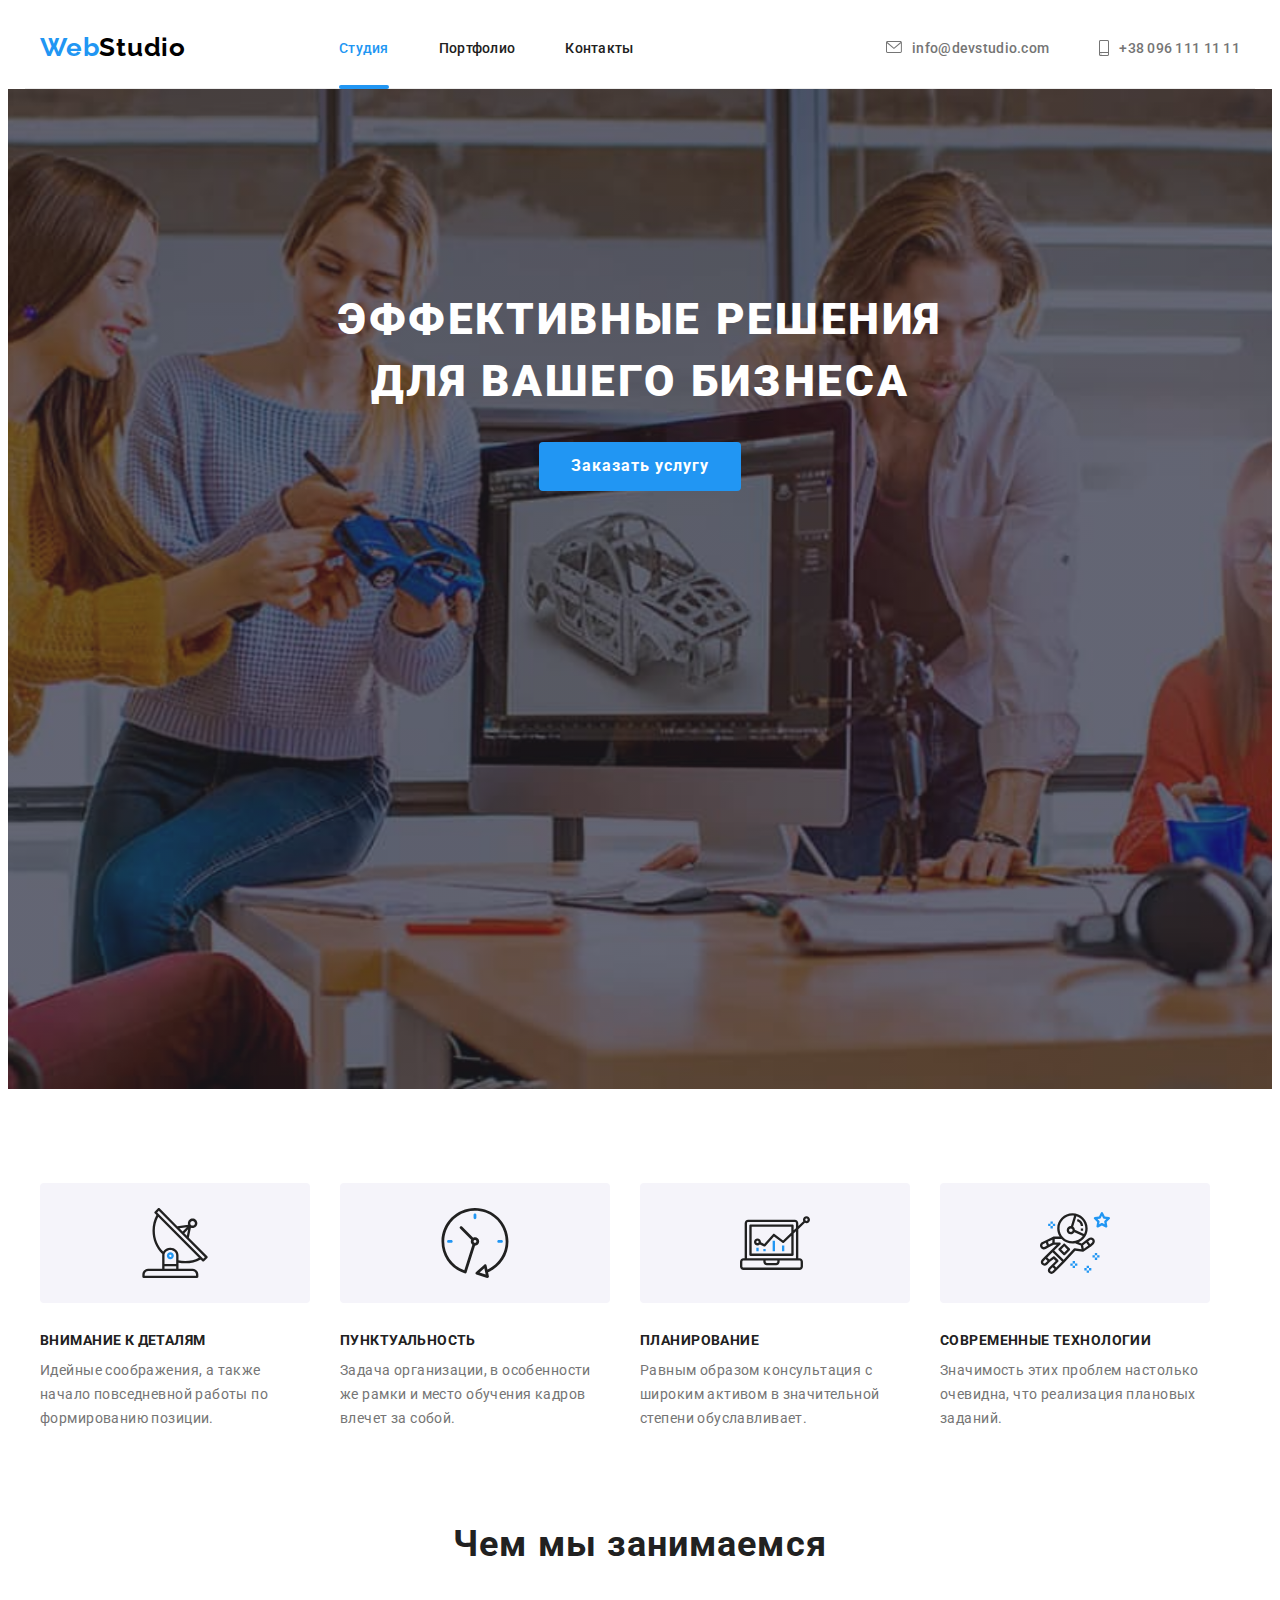
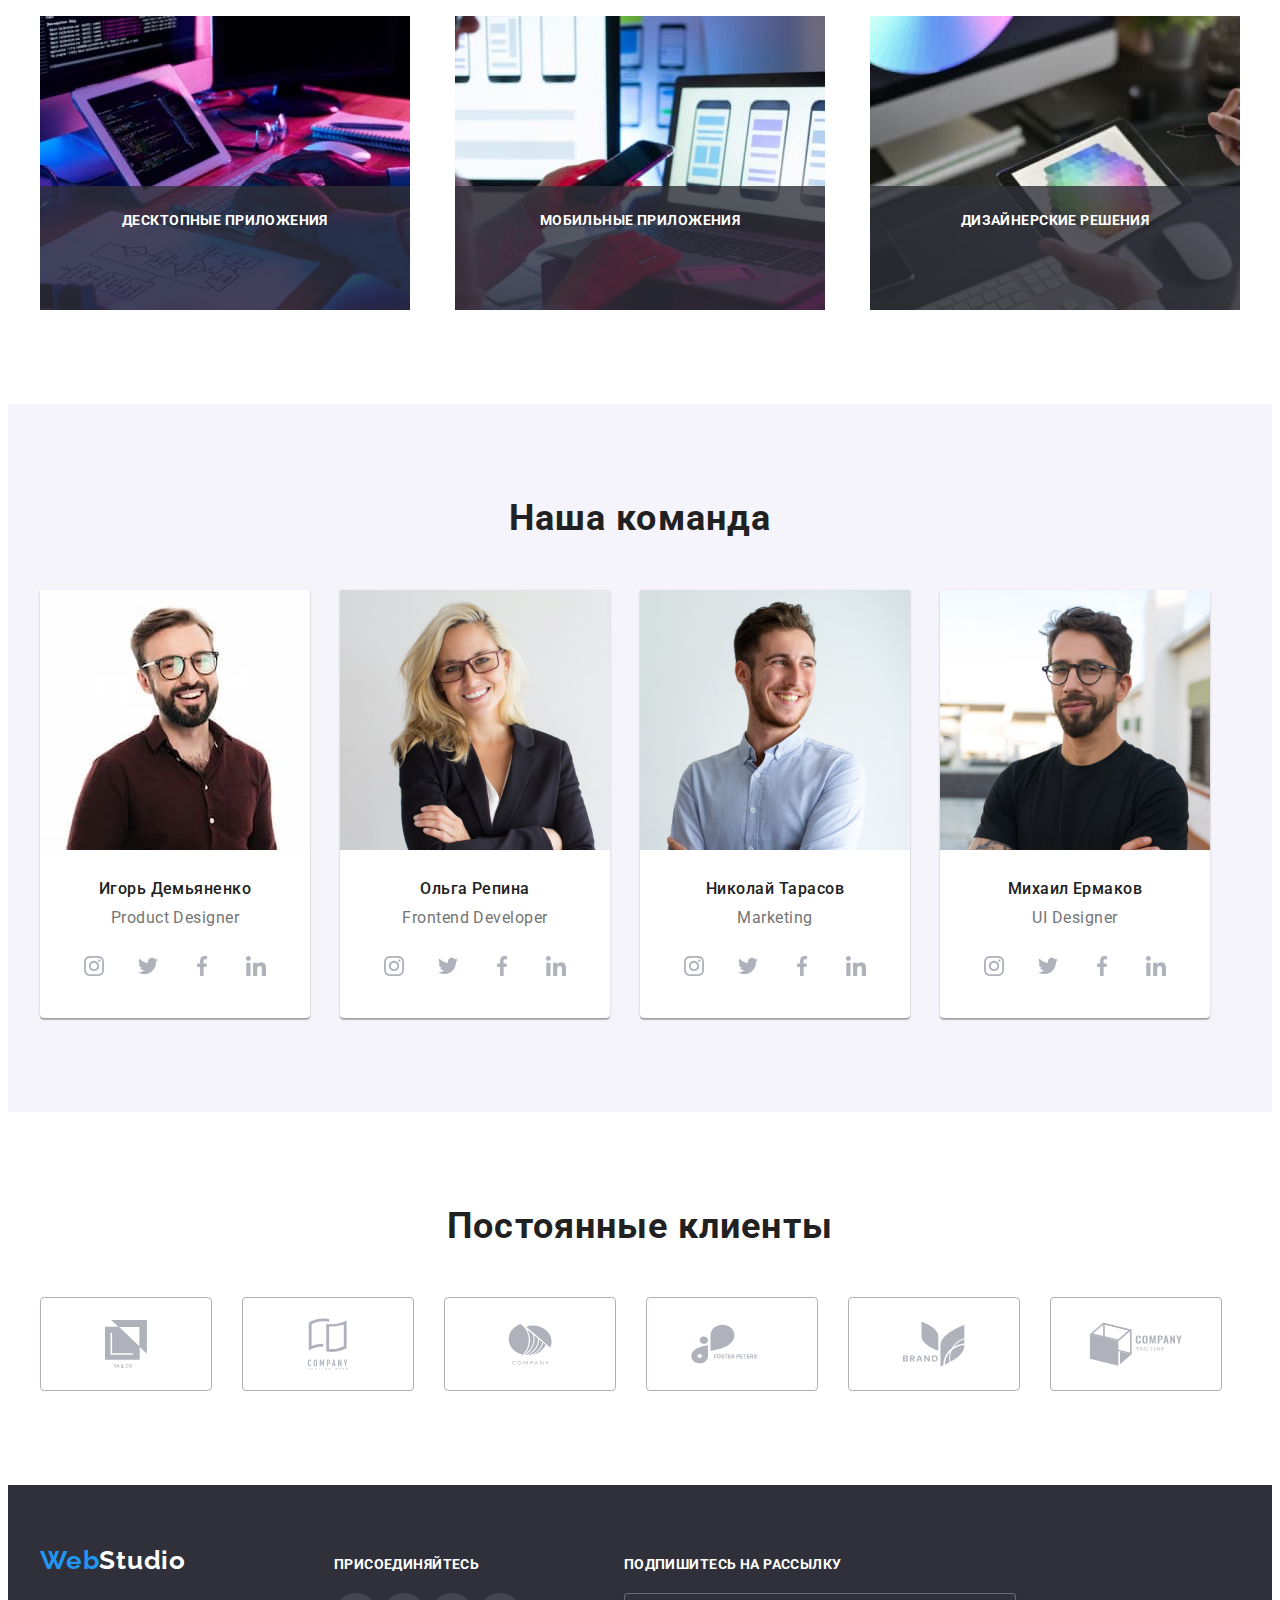
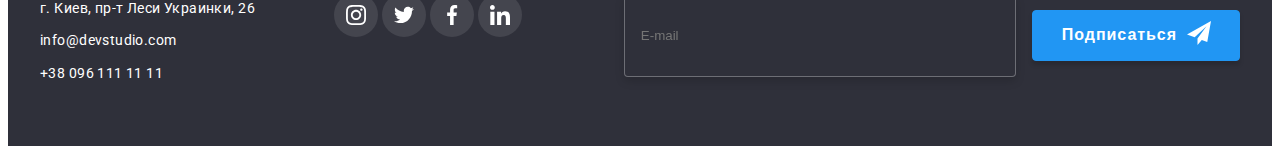
<file: index.html>
<!DOCTYPE html>
<html lang="ru">
<head>
    <meta charset="UTF-8">
    <meta http-equiv="X-UA-Compatible" content="IE=edge">
    <meta name="viewport" content="width=device-width, initial-scale=1.0">
    <title>Document</title>
    <link rel="preconnect" href="https://fonts.gstatic.com">
    <link href="https://fonts.googleapis.com/css2?family=Raleway:wght@700&family=Roboto:wght@400;500;700;900&display=swap" rel="stylesheet">
    <link rel="stylesheet" href="https://cdnjs.cloudflare.com/ajax/libs/modern-normalize/1.0.0/modern-normalize.min.css" integrity="sha512-ISS7cAi1PEhQ8jnbJpJZMd29NlhNj4AWYyLOSp2CE/CsHxTCu+r+t0D2yoJudVrd0/8fTVPUVDzY5Tvli75u/g==" crossorigin="anonymous" />
    <link rel="stylesheet" href="./css/main.min.css"/>
       </head>
<body class="page">
<header class="header">
    <div class="container header-container">
<!--Главная навигационная панель страницы-->
<nav class="site-nav">
    <a href="./index.html" class="logo" lang="en"> Web<span class="logo__second-part_black">Studio</span></a>
    <ul class="list site-nav__list">
        <li class="site-nav__item"> 
            <a href="./index.html" class="site-nav__link link"><div class="current">Студия</div></a>
        </li>
        <li class="site-nav__item">
            <a href="./portfolio.html" class="site-nav__link link"> Портфолио</a>
        </li>
        <li class="site-nav__item">
            <a href="" class="site-nav__link link" >Контакты</a>
        </li>
    </ul>
</nav>
    <ul class="contacts header__contacts list">
            <li class="contacts__item">             
            <a href="mailto:info@devstudio.com" class="contacts__link link"><svg class="contacts__icon-envelope">
            <use href="./images/icons/sprite.svg#icon-envelope"></use></svg>info@devstudio.com</a>
            </li>
            <li class="contacts__item">           
            <a href="tel:+380961111111" class="contacts__link link"> <svg class="contacts__icon-smartphone">
            <use href="./images/icons/sprite.svg#icon-smartphone"></use></svg>+38 096 111 11 11</a>
        </li>
    </ul></div>
</header>
<main>
<!-- заказа услуги-->
<section class="hero hero-section">
    <div class="container">
<h1 class="hero__header">Эффективные решения для вашего бизнеса</h1>
<button type="button" class="hero__button" data-modal-open>Заказать услугу</button>
</div>
</section>
<!-- преимущества компании спрятать-->
<section class="benefits">
<h2 class="visually-hidden">Преимущества компании спрятать</h2>
<div class="container">
<ul class="list benefits__list">
    <li class="benefits__item">
    <div class="benefits__icon">
    <svg class="benefits__icon-item">
    <use href="./images/icons/sprite.svg#icon-antenna">
    </use></svg></div>
    <h3 class="title">Внимание к деталям</h3>
    <p class="benefits__description">Идейные соображения, а также начало повседневной работы по формированию позиции.</p>
    </li>
    <li class="benefits__item">
        <div class="benefits__icon">
            <svg class="benefits__icon-item">
            <use href="./images/icons/sprite.svg#icon-clock">
            </use></svg></div>
        <h3 class="title">Пунктуальность</h3>
        <p class="benefits__description">Задача организации, в особенности же рамки и место обучения кадров влечет за собой.</p>
    </li>
    <li class="benefits__item">
        <div class="benefits__icon">
            <svg class="benefits__icon-item">
            <use href="./images/icons/sprite.svg#icon-diagram">
            </use></svg></div>
        <h3 class="title">Планирование</h3>
        <p class="benefits__description">Равным образом консультация с широким активом в значительной степени обуславливает.</p>
    </li>
    <li class="benefits__item">
        <div class="benefits__icon">
            <svg class="benefits__icon-item">
            <use href="./images/icons/sprite.svg#icon-astronaut">
            </use></svg></div>
        <h3 class="title">Современные технологии</h3>
        <p class="benefits__description">Значимость этих проблем настолько очевидна, что реализация плановых заданий.</p>
    </li>
</ul></div>
</section>
<!-- типы создаваемых продуктов-->
<section class="products section">
    <div class="container">
    <h2 class="main-title">Чем мы занимаемся</h2>
    <ul class="list products__list">
        <li class="products__item"><div class="products__card-wrapper"><img src="./images/what_are_we_doing/box1.jpg" alt="чем мы занимаемся один" width="370"/>
        <p class="products__overlay">Десктопные приложения</p></div></li>
        <li class="products__item"><div class="products__card-wrapper"><img src="./images/what_are_we_doing/box2.jpg" alt="чем мы занимаемся два" width="370"/>
            <p class="products__overlay">Мобильные приложения</p></div></li>
        <li class="products__item"><div class="products__card-wrapper"><img src="./images/what_are_we_doing/box3.jpg" alt="чем мы занимаемся три" width="370"/>
            <p class="products__overlay">Дизайнерские решения</p></div></li>
    </ul></div>
</section>
<!--Команда-->
<section class="team section">
    <div class="container">
    <h2 class="main-title">Наша команда</h2>
        <ul class="list team__list">
        <li class="team__item"><img src="./images/our_team/photo1.jpg" class="team__member-photo" alt="Дизайнер" width="270"/>
        <div class="team__member-card">
        <h3 class="title team__member-title">Игорь Демьяненко</h3>
        <p lang="en" class="team__member-description">Product Designer</p> 
        <ul class="list social-nets">
                <li class="social-nets__item">
 <a href="" class="social-nets__icon">
                        <svg class="social-nets__icon-in-tw-f-in">
                        <use href="./images/icons/sprite.svg#icon-instagram">
                        </use></svg></a>
                </li>
                <li class="social-nets__item">
 <a href="" class="social-nets__icon">
                        <svg class="social-nets__icon-in-tw-f-in">
                        <use href="./images/icons/sprite.svg#icon-twitter">
                        </use></svg></a>
                </li>
                <li class="social-nets__item">
   <a href="" class="social-nets__icon">
                        <svg class="social-nets__icon-in-tw-f-in">
                        <use href="./images/icons/sprite.svg#icon-facebook">
                        </use></svg></a>
                </li>
                <li class="social-nets__item">
  <a href="" class="social-nets__icon">
                        <svg class="social-nets__icon-in-tw-f-in">
                        <use href="./images/icons/sprite.svg#icon-linkedin">
                        </use></svg></a>
                </li>
            </ul></div>
            </li>
        <li class="team__item"><img src="./images/our_team/photo2.jpg" class="team__member-photo" alt="Разработчик" width="270"/>
        <div class="team__member-card">
        <h3 class="title team__member-title">Ольга Репина</h3>
        <p lang="en" class="team__member-description">Frontend Developer</p> 
        <ul class="list social-nets">
            <li class="social-nets__item">
<a href="" class="social-nets__icon">
                    <svg class="social-nets__icon-in-tw-f-in">
                    <use href="./images/icons/sprite.svg#icon-instagram">
                    </use></svg></a>
            </li>
            <li class="social-nets__item">
<a href="" class="social-nets__icon">
                    <svg class="social-nets__icon-in-tw-f-in">
                    <use href="./images/icons/sprite.svg#icon-twitter">
                    </use></svg></a>
            </li>
            <li class="social-nets__item">
<a href="" class="social-nets__icon">
                    <svg class="social-nets__icon-in-tw-f-in">
                    <use href="./images/icons/sprite.svg#icon-facebook">
                    </use></svg></a>
            </li>
            <li class="social-nets__item">
<a href="" class="social-nets__icon">
                    <svg class="social-nets__icon-in-tw-f-in">
                    <use href="./images/icons/sprite.svg#icon-linkedin">
                    </use></svg></a>
            </li>
        </ul></div>
        </li>
        <li class="team__item"><img src="./images/our_team/photo3.jpg" class="team__member-photo" alt="Маркетинг" width="270"/>
        <div class="team__member-card">
        <h3 class="title team__member-title">Николай Тарасов</h3>
        <p lang="en" class="team__member-description">Marketing</p>
        <ul class="list social-nets">
            <li class="social-nets__item">
<a href="" class="social-nets__icon">
                    <svg class="social-nets__icon-in-tw-f-in">
                    <use href="./images/icons/sprite.svg#icon-instagram">
                    </use></svg></a>
            </li>
            <li class="social-nets__item">
<a href="" class="social-nets__icon">
                    <svg class="social-nets__icon-in-tw-f-in">
                    <use href="./images/icons/sprite.svg#icon-twitter">
                    </use></svg></a>
            </li>
            <li class="social-nets__item">
<a href="" class="social-nets__icon">
                    <svg class="social-nets__icon-in-tw-f-in">
                    <use href="./images/icons/sprite.svg#icon-facebook">
                    </use></svg></a>
            </li>
            <li class="social-nets__item">
<a href="" class="social-nets__icon">
                    <svg class="social-nets__icon-in-tw-f-in">
                    <use href="./images/icons/sprite.svg#icon-linkedin">
                    </use></svg></a>
            </li>
        </ul>   </div>
        </li>
        <li class="team__item"><img src="./images/our_team/photo4.jpg" class="team__member-photo" alt="ЮАйДизайнер" width="270"/>
        <div class="team__member-card">
        <h3 class="title team__member-title">Михаил Ермаков</h3>
        <p lang="en" class="team__member-description">UI Designer</p>
        
        <ul class="list social-nets">
            <li class="social-nets__item">
<a href="" class="social-nets__icon">
                    <svg class="social-nets__icon-in-tw-f-in">
                    <use href="./images/icons/sprite.svg#icon-instagram">
                    </use></svg></a>
            </li>
            <li class="social-nets__item">
<a href="" class="social-nets__icon">
                    <svg class="social-nets__icon-in-tw-f-in">
                    <use href="./images/icons/sprite.svg#icon-twitter">
                    </use></svg></a>
            </li>
            <li class="social-nets__item">
<a href="" class="social-nets__icon">
                    <svg class="social-nets__icon-in-tw-f-in">
                    <use href="./images/icons/sprite.svg#icon-facebook">
                    </use></svg></a>
            </li>
            <li class="social-nets__item">
<a href="" class="social-nets__icon">
                    <svg class="social-nets__icon-in-tw-f-in">
                    <use href="./images/icons/sprite.svg#icon-linkedin">
                    </use></svg></a>
            </li>
        </ul></div>
        </li>
    </ul>
    </div>
</section>
<!--Постоянные клиенты-->
<section class="customers section">
    <div class="container">
        <h2 class="main-title">Постоянные клиенты</h2>
        <ul class="list customers__list">
            <li class="customers__item">
                <a href="" class="customers__icon">
                    <svg class="icon-ya-co">
                    <use href="./images/icons/sprite.svg#icon-ya-co">
                    </use></svg></a>
            </li>
            <li class="customers__item">
                <a href="" class="customers__icon">
               
                    <svg class="icon-company-tagline-here1">
                    <use href="./images/icons/sprite.svg#icon-company-tagline-here1">
                    </use></svg></a>
            </li>
            <li class="customers__item">
                <a href="" class="customers__icon">
               
                    <svg class="icon-fish">
                    <use href="./images/icons/sprite.svg#icon-fish">
                    </use></svg></a>
            </li>
            <li class="customers__item">
                <a href="" class="customers__icon">
               
                    <svg class="icon-foster-peters">
                    <use href="./images/icons/sprite.svg#icon-foster-peters">
                    </use></svg></a>
            </li>
            <li class="customers__item">
                <a href="" class="customers__icon">
                
                    <svg class="icon-brand">
                    <use href="./images/icons/sprite.svg#icon-brand">
                    </use></svg></a>
            </li>
            <li class="customers__item">
                <a href="" class="customers__icon">
               
                    <svg class="icon-company-cube">
                    <use href="./images/icons/sprite.svg#icon-company-cube">
                    </use></svg></a>
            </li>
        </ul>
    </div>
</section>
</main>
<!-- Футер адрес контакты-->
<footer class="footer">
    <div class="container footer-container">
        <div class="footer-contacts-part">
    <a href="index.html" class="logo footer__logo" lang="en" >Web<span class="logo__second-part_white">Studio</span></a>
    <address class="contacts">
        <ul class="list footer__list">
            <li class="footer__item">
                <a href="https://goo.gl/maps/UofurBZZ53P79p1S9" target="_blank" rel="noopener noreferrer" class="link">г. Киев, пр-т Леси Украинки, 26 </a>
            </li>
            <li class="footer__item">
                <a href="mailto:info@devstudio.com" class="link">info@devstudio.com</a>
            </li>
            <li class="footer__item">
                <a href="tel:+380961111111" class="link">+38 096 111 11 11</a>
            </li>
        </ul>
        </address></div>
        <div class="footer__icon-part">
            <h3 class="footer__icon-header">Присоединяйтесь</h3>
            <ul class="list">
                <li class="footer__item-icon">
<a href="" class="footer__icon-social-nets">
                            <svg class="social-nets__icon-in-tw-f-in">
                            <use href="./images/icons/sprite.svg#icon-instagram">
                            </use></svg></a>
                </li>
                <li class="footer__item-icon">
<a href="" class="footer__icon-social-nets">
                            <svg class="social-nets__icon-in-tw-f-in">
                            <use href="./images/icons/sprite.svg#icon-twitter">
                            </use></svg></a>
                </li>
                <li class="footer__item-icon">
  <a href="" class="footer__icon-social-nets">
                            <svg class="social-nets__icon-in-tw-f-in">
                            <use href="./images/icons/sprite.svg#icon-facebook">
                            </use></svg></a>
                </li>
                <li class="footer__item-icon">
    <a href="" class="footer__icon-social-nets">
                            <svg class="social-nets__icon-in-tw-f-in">
                            <use href="./images/icons/sprite.svg#icon-linkedin">
                            </use></svg></a> </li></ul></div>
<div class="contact-signing footer__contact-signing">
<h3 class="contact-signing__header">Подпишитесь на рассылку</h3>
<form action="0" method="GET" class="contact-signing__form">
<input type="email" name="user-email" class="contact-signing__form-input" placeholder="E-mail" required>
<button type="submit" class="contact-signing__form-button">Подписаться<svg class="icon-send">
<use href="./images/icons/sprite.svg#icon-icon-send1"></use>
</svg></button>
</form>
</div>
</div>
</footer>
<!-- Модальное окно -->

<div class="backdrop is-hidden" data-modal>
    <div class="modal">
    <form action="#" class="modal__modal-form">
    <button type="button" class="modal__close-button" data-modal-close>
        <svg class="modal__close-icon data-modal-close">
        <use href="./images/icons/sprite.svg#icon-close-icon"></use>
    </svg></button>

    <p class="modal__form-head">Оставьте свои данные, мы вам перезвоним</p>
    <label class="modal__form-field">
        Имя
        <span class="modal__input-icon-wrapper">
        <input type="text" name="user-name" class="modal__form-input" required>
        <svg class="modal__icon">
<use href="./images/icons/sprite.svg#icon-person-black-18dp-11"></use>
        </svg></span>
    </label>
    <label class="modal__form-field">
        Телефон
        <span class="modal__input-icon-wrapper">
        <input type="tel" name="user-phone" class="modal__form-input" required pattern="[0-9]{3}-[0-9]{3}-[0-9]{2}-[0-9]{2}" title="096-111-11-11">
        <svg class="modal__icon">
            <use href="./images/icons/sprite.svg#icon-phone-black-18dp-11"></use>
                    </svg>
    </span></label>
    <label class="modal__form-field">
        Почта
        <span class="modal__input-icon-wrapper">
        <input type="email" name="user-email" class="modal__form-input" required>
        <svg class="modal__icon">
            <use href="./images/icons/sprite.svg#icon-vector"></use>
                    </svg>
    </span>
    </label>
    <label class="modal__form-meassage-label">
        Комментарий
    <textarea name="user-message" class="modal__form-message" placeholder="Введите текст"></textarea></label>
    <span class="modal__form-field-policy">
        <label for="policy" class="modal__label-policy">
            <input type="checkbox" name="policy" id="policy" class="modal__checkbox visually-hidden" required/>
            <span class="modal__form-icon-policy"> 
                <svg class="policy-icon" >
                    <use href="./images/icons/sprite.svg#icon-checkbox-black"></use> 
                </svg>
            </span>
            <span class="modal__form-label-policy"> Соглашаюсь с рассылкой и принимаю <a href="" class="modal__policy-link link">Условия договора</a>
            </span>
        </label>
    </span>
     <button type="submit" class="modal__form-button">Отправить</button>
</form>
</div>
</div>    
<script src="./js/modal.js"></script>
</body>
</html>
</file>
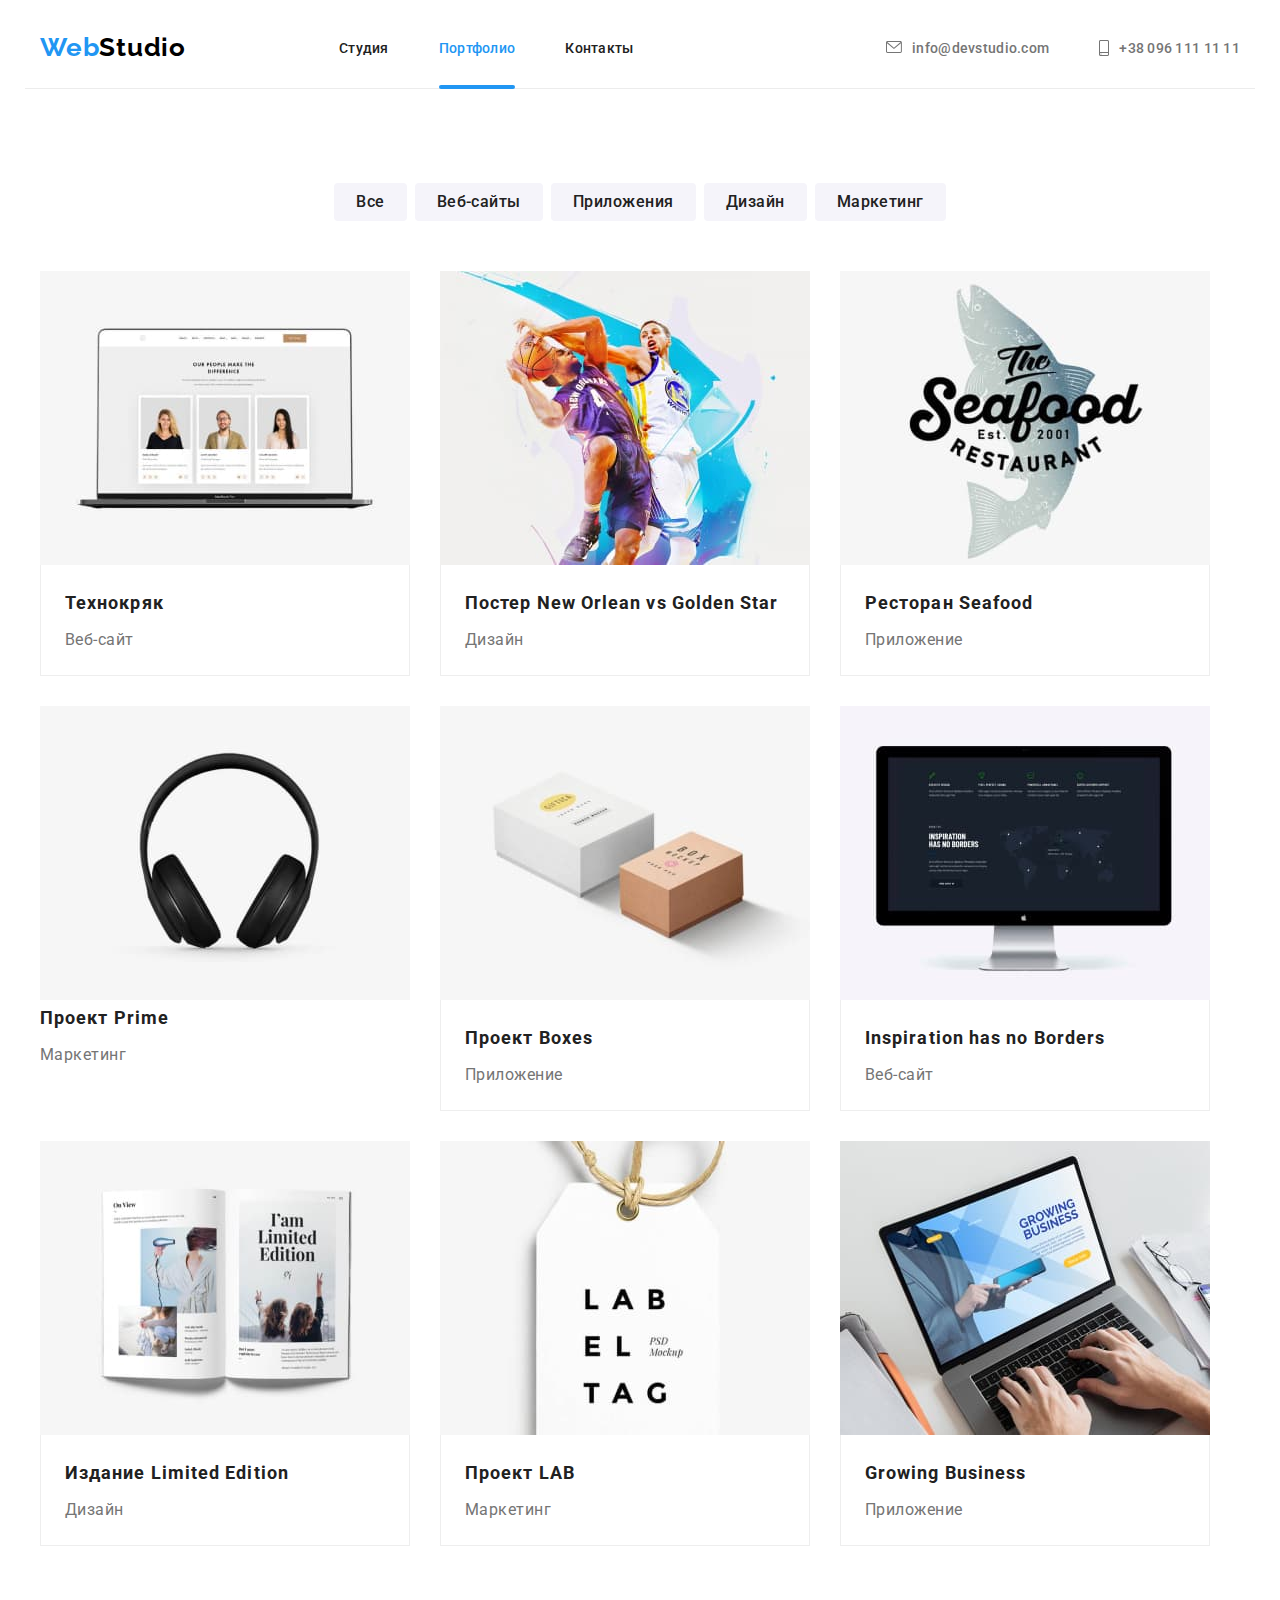
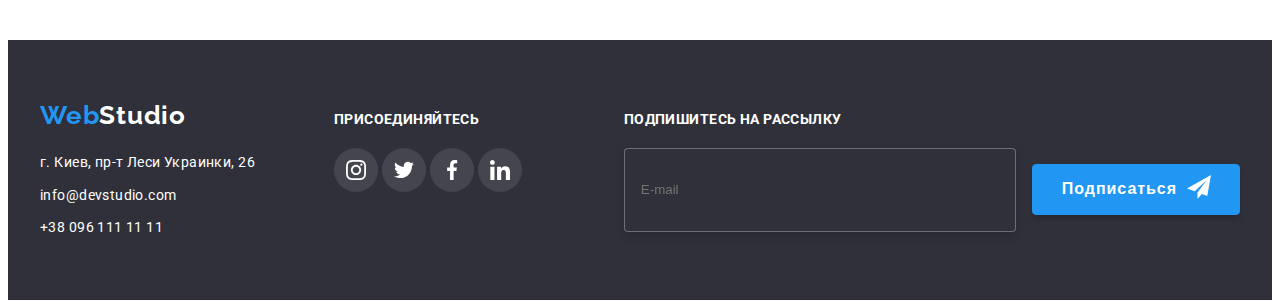
<file: portfolio.html>
<!DOCTYPE html>
<html lang="en">
<head>
    <meta charset="UTF-8">
    <meta http-equiv="X-UA-Compatible" content="IE=edge">
    <meta name="viewport" content="width=device-width, initial-scale=1.0">
    <title>Document</title>
    <link rel="preconnect" href="https://fonts.gstatic.com">
    <link href="https://fonts.googleapis.com/css2?family=Raleway:wght@700&family=Roboto:wght@400;500;700;900&display=swap" rel="stylesheet">
    <link rel="stylesheet" href="https://cdnjs.cloudflare.com/ajax/libs/modern-normalize/1.0.0/modern-normalize.min.css" integrity="sha512-ISS7cAi1PEhQ8jnbJpJZMd29NlhNj4AWYyLOSp2CE/CsHxTCu+r+t0D2yoJudVrd0/8fTVPUVDzY5Tvli75u/g==" crossorigin="anonymous" />
    <link rel="stylesheet" href="./css/main.min.css"/>
    </head>
<body class="page">
    <header class="header">
        <div class="container header-container">
    <!--Главная навигационная панель страницы-->
    <nav class="site-nav">
        <a href="./index.html" class="logo" lang="en"> Web<span class="logo__second-part_black">Studio</span></a>
        <ul class="list site-nav__list">
        <li class="site-nav__item"> 
            <a href="./index.html" class="site-nav__link link">Студия</a>
        </li>
        <li class="site-nav__item">
            <a href="./portfolio.html" class="site-nav__link link"><div class="current">Портфолио</div></a>
        </li>
        <li class="site-nav__item">
            <a href="" class="site-nav__link link" >Контакты</a>
        </li>
    </ul>
    </nav>
    <ul class="contacts header__contacts list">
        <li class="contacts__item">             
        <a href="mailto:info@devstudio.com" class="contacts__link link"><svg class="contacts__icon-envelope">
        <use href="./images/icons/sprite.svg#icon-envelope"></use></svg>info@devstudio.com</a>
        </li>
        <li class="contacts__item">           
        <a href="tel:+380961111111" class="contacts__link link"> <svg class="contacts__icon-smartphone">
        <use href="./images/icons/sprite.svg#icon-smartphone"></use></svg>+38 096 111 11 11</a>
    </li>
</ul></div>
    </header>
<main class="body">
        <!-- Панель фильтров примеров работ студии-->
        <section class="portfolio section">
            <div class="container">
            <h1 class="visually-hidden">Панель фильтров для просмотра примеров работ студии не забыть спрятать заголовок</h1>
        <ul class="list portfolio__list-button">
            <li class="portfolio__item">
                <button class="portfolio__button"> Все </button>
            </li>
            <li class="portfolio__item">
                <button class="portfolio__button"> Веб-сайты</button>
            </li>
            <li class="portfolio__item">
                <button class="portfolio__button"> Приложения</button>
            </li>
            <li class="portfolio__item">
                <button class="portfolio__button"> Дизайн</button>
            </li>
            <li class="portfolio__item">
                <button class="portfolio__button"> Маркетинг</button>
            </li>
        </ul>
        <h2 class="visually-hidden">
            Примеры работ не забыть спрятать заголовок
        </h2>
        <ul class="list portfolio__examples-list">
    <li class="portfolio__example-item">
        <a href="" class="link portfolio__card">
            <div class="portfolio__card-wrapper">
<img src="./images/projects_examples/web_site_technokryak.jpg" class="portfolio__photo" alt="три персоны на страничке вебсайта технокряк" width="370"/>
    <p class="portfolio__overlay">Технокряк это современная площадка распространения коронавируса. Компании используют эту платформу для цифрового шпионажа и атак на защищённые сервера конкурентов.</p>
</div>
<div class="portfolio__title-description">
<h3 class="portfolio__examples-title">Технокряк</h3>
 <p class="portfolio__examples-description">Веб-сайт</p></div></a>
   </li>
    <li class="portfolio__example-item">
        <a href="" class="link portfolio__card">
            <div class="portfolio__card-wrapper">
<img src="./images/projects_examples/design_pamphlet.jpg" class="portfolio__photo" alt="два баскетболиста борются за мяч" width="370"/>
<p class="portfolio__overlay">Технокряк это современная площадка распространения коронавируса. Компании используют эту платформу для цифрового шпионажа и атак на защищённые сервера конкурентов.</p>
</div>
<div class="portfolio__title-description">
<h3 class="portfolio__examples-title">Постер <span lang="en"> New Orlean vs Golden Star</span></h3>
<p class="portfolio__examples-description">Дизайн</p></div></a>
    </li>
    <li class="portfolio__example-item">
        <a href="" class="link portfolio__card">
            <div class="portfolio__card-wrapper">
<img src="./images/projects_examples/addition_restaurant.jpg" class="portfolio__photo" alt="название ресторана на фоне акулы" width="370"/>
<p class="portfolio__overlay">Технокряк это современная площадка распространения коронавируса. Компании используют эту платформу для цифрового шпионажа и атак на защищённые сервера конкурентов.</p>
</div>
<div class="portfolio__title-description">
<h3 class="portfolio__examples-title">Ресторан <span lang="en"> Seafood </span> </h3>
<p class="portfolio__examples-description">Приложение</p></div></a>
    </li>
    <li class="portfolio__example-item">
        <a href="" class="link portfolio__card">
            <div class="portfolio__card-wrapper">
<img src="./images/projects_examples/marketing_prime.jpg" class="portfolio__photo" alt="наушники" width="370"/>
<p class="portfolio__overlay">Технокряк это современная площадка распространения коронавируса. Компании используют эту платформу для цифрового шпионажа и атак на защищённые сервера конкурентов.</p>
</div>
<div class="pportfolio__title-description">
<h3 class="portfolio__examples-title">Проект <span lang="en">Prime</span> </h3>
<p class="portfolio__examples-description">Маркетинг</p></div></a>
    </li>
    <li class="portfolio__example-item">
        <a href="" class="link portfolio__card">
            <div class="portfolio__card-wrapper">
<img src="./images/projects_examples/addition_boxes.jpg" class="portfolio__photo" alt="две коробки - белая побольше и коричневая поменьше" width="370"/>
<p class="portfolio__overlay">Технокряк это современная площадка распространения коронавируса. Компании используют эту платформу для цифрового шпионажа и атак на защищённые сервера конкурентов.</p>
</div>
<div class="portfolio__title-description">
<h3 class="portfolio__examples-title">Проект<span lang="en"> Boxes</span> </h3>
<p class="portfolio__examples-description">Приложение</p></div></a>
    </li>
    <li class="portfolio__example-item">
        <a href="" class="link portfolio__card">
            <div class="portfolio__card-wrapper">
<img src="./images/projects_examples/web_site_inspiration.jpg" class="portfolio__photo" alt="экран компьютера" width="370"/>
<p class="portfolio__overlay">Технокряк это современная площадка распространения коронавируса. Компании используют эту платформу для цифрового шпионажа и атак на защищённые сервера конкурентов.</p>
</div>
<div class="portfolio__title-description">
<h3 class="portfolio__examples-title"><span lang="en"> Inspiration has no Borders</span> </h3>
<p class="portfolio__examples-description">Веб-сайт</p></div></a>
    </li>
    <li class="portfolio__example-item">
        <a href="" class="link portfolio__card">
            <div class="portfolio__card-wrapper">
<img src="./images/projects_examples/design_edition.jpg" class="portfolio__photo" alt="раскрытая книга" width="370"/>
<p class="portfolio__overlay">Технокряк это современная площадка распространения коронавируса. Компании используют эту платформу для цифрового шпионажа и атак на защищённые сервера конкурентов.</p>
</div>
<div class="portfolio__title-description">
<h3 class="portfolio__examples-title">Издание<span lang="en">  Limited Edition</span> </h3>
<p class="portfolio__examples-description">Дизайн</p></div></a>
    </li>
    <li class="portfolio__example-item">
        <a href="" class="link portfolio__card">
            <div class="portfolio__card-wrapper">
<img src="./images/projects_examples/marketing_labels.jpg" class="portfolio__photo" alt="белая лэйба на коричневом шнурке" width="370"/>
<p class="portfolio__overlay">Технокряк это современная площадка распространения коронавируса. Компании используют эту платформу для цифрового шпионажа и атак на защищённые сервера конкурентов.</p>
</div>
<div class="portfolio__title-description">
<h3 class="portfolio__examples-title">Проект<span lang="en"> LAB</span> </h3>
<p class="portfolio__examples-description">Маркетинг</p></div></a>
    </li>
    <li class="portfolio__example-item">
        <a href="" class="link portfolio__card">
            <div class="portfolio__card-wrapper">
<img src="./images/projects_examples/addition_growing_business.jpg" class="portfolio__photo" alt="руки печатают на ноутбуке" width="370"/>
<p class="portfolio__overlay">Технокряк это современная площадка распространения коронавируса. Компании используют эту платформу для цифрового шпионажа и атак на защищённые сервера конкурентов.</p>
</div>
<div class="portfolio__title-description">
<h3 class="portfolio__examples-title"><span lang="en">Growing Business</span> </h3>
<p class="portfolio__examples-description">Приложение</p></div></a>
     </li>
</ul>
</div>
    </section>
    </main>
    <!-- Футер адрес контакты-->
    <footer class="footer">
        <div class="container footer-container">
            <div class="footer-contacts-part">
        <a href="index.html" class="logo footer__logo" lang="en" >Web<span class="logo__second-part_white">Studio</span></a>
        <address class="contacts">
            <ul class="list footer__list">
                <li class="footer__item">
                    <a href="https://goo.gl/maps/UofurBZZ53P79p1S9" target="_blank" rel="noopener noreferrer" class="link">г. Киев, пр-т Леси Украинки, 26 </a>
                </li>
                <li class="footer__item">
                    <a href="mailto:info@devstudio.com" class="link">info@devstudio.com</a>
                </li>
                <li class="footer__item">
                    <a href="tel:+380961111111" class="link">+38 096 111 11 11</a>
                </li>
            </ul>
            </address></div>
            <div class="footer__icon-part">
                <h3 class="footer__icon-header">Присоединяйтесь</h3>
                <ul class="list">
                    <li class="footer__item-icon">
    <a href="" class="footer__icon-social-nets">
                                <svg class="social-nets__icon-in-tw-f-in">
                                <use href="./images/icons/sprite.svg#icon-instagram">
                                </use></svg></a>
                    </li>
                    <li class="footer__item-icon">
    <a href="" class="footer__icon-social-nets">
                                <svg class="social-nets__icon-in-tw-f-in">
                                <use href="./images/icons/sprite.svg#icon-twitter">
                                </use></svg></a>
                    </li>
                    <li class="footer__item-icon">
      <a href="" class="footer__icon-social-nets">
                                <svg class="social-nets__icon-in-tw-f-in">
                                <use href="./images/icons/sprite.svg#icon-facebook">
                                </use></svg></a>
                    </li>
                    <li class="footer__item-icon">
        <a href="" class="footer__icon-social-nets">
                                <svg class="social-nets__icon-in-tw-f-in">
                                <use href="./images/icons/sprite.svg#icon-linkedin">
                                </use></svg></a> </li></ul></div>
    <div class="contact-signing footer__contact-signing">
    <h3 class="contact-signing__header">Подпишитесь на рассылку</h3>
    <form action="0" method="GET" class="contact-signing__form">
    <input type="email" name="user-email" class="contact-signing__form-input" placeholder="E-mail" required>
    <button type="submit" class="contact-signing__form-button">Подписаться<svg class="icon-send">
    <use href="./images/icons/sprite.svg#icon-icon-send1"></use>
    </svg></button>
    </form>
    </div>
    </div>
    </footer>
    <script src="./js/modal.js"></script>
    </body>
    </html>
</file>
<file: css/main.min.css>
:root{--primary-text-color:#757575;--title-text-color:#212121;--accent-text-color:#2196F3;--back-up-accent-color:#188CE8;--hero-text-color:#FFFFFF;--site-nav-bg-color:#FFFFFF;--page-bg-color:#E5E5E5;--hero-footer-bg-color:#2F303A;--team-bg-color:#F5F4FA;--main-font: "Roboto", sans-serif;--logo-font: "Raleway", sans-serif;--icon-fill: #AFB1BB;--time-function: cubic-bezier(0.4, 0, 0.2, 1);--duration: 250ms}.visually-hidden{position:absolute;width:1px;height:1px;margin:-1px;border:0;padding:0;white-space:nowrap;clip-path:inset(100%);clip:rect(0 0 0 0);overflow:hidden}h1,h2,h3,h4,h5,h6,p{margin-top:0;margin-top:0}ul,ol{margin-top:0;margin-top:0;padding-left:0}img{display:block}.list{list-style:none;text-decoration:none}.link{text-decoration:none}.page{color:var(--primary-text-color);font-family:var(--main-font)}.section{padding-top:94px;padding-bottom:94px}.container{width:1200px;margin:0 auto;padding-left:15px;padding-right:15px}.social-nets{display:flex;justify-content:center}.social-nets__icon{display:flex;justify-content:center;align-items:center;width:44px;height:44px;border-radius:50%;background-color:var(--hero-text-color);fill:var(--icon-fill);transition-property:background-color, fill;transition-duration:var(--duration);transition-timing-function:var(--time-function)}.social-nets__icon:hover,.social-nets__icon:focus{background-color:var(--accent-text-color);fill:var(--hero-text-color)}.social-nets__item:not(:last-child){margin-right:10px}.social-nets__icon-in-tw-f-in{width:20px;height:20px}.footer__icon-social-nets{display:inline-flex;justify-content:center;align-items:center;width:44px;height:44px;border-radius:50%;background-color:rgba(255,255,255,0.1);fill:var(--hero-text-color);transition-property:background-color;transition-duration:var(--duration);transition-timing-function:var(--time-function)}.footer__icon-social-nets:hover,.footer__icon-social-nets:focus{background-color:var(--accent-text-color)}.footer__icon-social-nets:not(:last-child){margin-right:10px}.footer__item-icon{display:inline-flex}.title{color:var(--title-text-color)}.main-title{margin-bottom:50px;color:var(--title-text-color);font-weight:700;font-size:36px;line-height:1.16;text-align:center;letter-spacing:0.03em}.description{font-size:16px;line-height:1.2;font-weight:400;text-align:center;letter-spacing:0.03em}.backdrop{position:fixed;top:0;left:0;width:100%;height:100%;background-color:rgba(0,0,0,0.2);z-index:100;opacity:1;visibility:visible;pointer-events:auto;transition-property:opacity, visibility;transition-duration:var(--duration);transition-timing-function:var(--time-function)}.modal{position:absolute;top:50%;left:50%;transform:translate(-50%, -50%);width:528px;min-height:581px;background-color:var(--site-nav-bg-color);padding:40px 39px 40px 41px;margin-bottom:0}.is-hidden{opacity:0;visibility:hidden;pointer-events:none}.modal__close-icon{width:11px;height:11px;fill:var(--title-text-color);border-radius:50%;margin:0 auto;transition-property:fill;transition-duration:var(--duration);transition-timing-function:var(--time-function)}.modal__close-icon:hover{fill:var(--accent-text-color)}.modal__close-button{position:absolute;top:8px;right:8px;width:30px;height:30px;padding:0;border-radius:50%;border:1px solid rgba(0,0,0,0.1);cursor:pointer;background-color:var(--hero-text-color)}.modal__modal-form{display:flex;flex-direction:column}.modal__form-head{font-family:Roboto;font-weight:700;font-size:20px;line-height:1.15;text-align:center;letter-spacing:0.03em;color:var(--title-text-color)}.modal__form-input{width:100%;height:40px;padding:0 0 0 42px;margin-top:4px;border-radius:4px;border:1px solid rgba(33,33,33,0.2);transition-property:border-color;transition-duration:var(--duration);transition-timing-function:var(--time-function)}.modal__form-input:focus{border-color:var(--accent-text-color);outline:none}.modal__input-icon-wrapper{position:relative;display:block}.modal__icon{position:absolute;top:50%;left:12px;transform:translateY(-50%);width:18px;height:18px;transition-property:fill;transition-duration:var(--duration);transition-timing-function:var(--time-function)}.modal__form-input:focus+.modal__icon{fill:var(--accent-text-color)}.modal__form-field{top:10px;left:10px;font-family:Roboto;font-weight:400;font-size:12px;line-height:1.16;letter-spacing:0.01em;color:var(--primary-text-color);margin-bottom:10px}.modal__form-meassage-label{margin-bottom:20px}.modal__form-button{min-width:200px;height:50px}.modal__form-message{width:100%;height:120px;margin-top:4px;padding:12px 16px;resize:none;border:1px solid rgba(33,33,33,0.2);border-radius:4px;transition-property:border-color;transition-duration:var(--duration);transition-timing-function:var(--time-function)}.modal__form-message::placeholder{color:rgba(117,117,117,0.5)}.modal__form-message:focus{border-color:var(--accent-text-color);outline:none}.modal__form-field-policy{margin:0 auto;vertical-align:middle}.modal__form-label-policy{font-size:14px;line-height:1.71}.modal__form-icon-policy{margin-right:7px;width:16px;height:15px;border:2px solid black;box-sizing:border-box;border-radius:2px;fill:transparent;transition-property:background-color, fill, border, outline;transition-duration:var(--duration);transition-timing-function:var(--time-function);background-size:contain}.modal__checkbox:checked+.modal__form-icon-policy{background-color:var(--accent-text-color);background-image:url("../images/icons/icon-check.jpg");background-size:contain;outline:var(--accent-text-color);border:2px solid var(--accent-text-color)}.modal__checkbox:focus+.modal__form-icon-policy{background-size:contain}.modal__checkbox:checked:focus+.modal__form-icon-policy{outline:none;background-size:contain;border:none}.modal__policy-icon{width:16px;height:15px;outline:none}.modal__label-policy{cursor:pointer;display:flex;align-items:center}.modal__policy-link{color:var(--accent-text-color);transition-property:color, border;transition-duration:var(--duration);transition-timing-function:var(--timing-function)}.modal__policy-link:hover,.modal__policy-link:focus{color:var(--back-up-accent-color);border:1px solid var(--accent-color);outline:none}.modal__form-button{padding:0;margin:0 auto;margin-top:30px;color:var(--hero-text-color);background:var(--accent-text-color);box-shadow:0px 4px 4px rgba(0,0,0,0.15);border-radius:4px;border:none;cursor:pointer;font-family:Roboto;font-weight:700;font-size:16px;line-height:1.88;display:flex;justify-content:center;align-items:center;text-align:center;letter-spacing:0.06em;width:200px;height:50px;transition-property:background-color #188CE8;transition-duration:var(--duration);transition-timing-function:var(--time-function)}.modal__form-button:hover,.modal__form-button:focus{background:var(--back-up-accent-color)}.footer-contacts-part{justify-content:baseline;margin-right:70px}.footer__contact-signing{margin-left:93px}.contact-signing__header{font-weight:bold;font-size:14px;line-height:1.14;letter-spacing:0.03em;text-transform:uppercase;font-weight:700;margin-bottom:20px}.contact-signing__form{display:block;justify-content:center;align-items:center}.contact-signing__form-input{width:358px;height:50px;margin-right:12px;padding:16px;border:1px solid rgba(255,255,255,0.3);filter:drop-shadow(0px 4px 4px rgba(0,0,0,0.15));border-radius:4px;background:var(--hero-footer-bg-color);color:var(--hero-text-color);outline:var(--title-text-color)}.contact-signing__form-button{position:relative;padding:0;min-width:200px;padding:10px 62px 10px 29px;background-color:var(--accent-text-color);box-shadow:0px 4px 4px rgba(0,0,0,0.15);border-radius:4px;border:1px solid #2196F3;color:var(--hero-text-color);font-weight:700;font-size:16px;line-height:1.8;letter-spacing:0.06em;cursor:pointer}.icon-send{position:absolute;width:24px;height:24px;margin-left:10px;fill:var(--hero-text-color)}.header-container{display:flex;align-items:center;justify-content:space-between;border-bottom:1px solid #ECECEC}.site-nav{display:flex;align-items:center;background-color:var(--site-nav-bg-color);font-weight:500;font-size:14px;line-height:1,1;letter-spacing:0.02em}.site-nav .logo__second-part_black{color:#000000}.site-nav__list{display:flex;align-items:center;margin-bottom:0}.site-nav__list::before{display:block;content:"";width:60px;height:1px}.current::after{display:block;content:"";position:absolute;bottom:0;height:4px;width:100%;background-color:var(--accent-text-color);border-radius:2px;transform:translateY(1px)}.site-nav__item:not(:last-child){margin-right:50px}.logo{margin-right:93px;display:block;text-decoration:none;color:var(--accent-text-color);font-family:var(--logo-font);font-weight:700;font-size:26px;line-height:1.2;letter-spacing:0.03em}.site-nav__link{position:relative;display:block;color:var(--title-text-color);padding-top:32px;padding-bottom:32px;transition-property:color;transition-duration:var(--duration);transition-timing-function:var(--time-function)}.site-nav__link:hover,.site-nav__link:focus{color:var(--accent-text-color)}.site-nav__link .current{color:var(--accent-text-color)}.hero{max-width:1600px;height:600px;background-image:linear-gradient(to right, rgba(47,48,58,0.4), rgba(47,48,58,0.4)),url(../images/hero_background/hero-background.jpg);background-size:cover;background-position:center;background-repeat:no-repeat;background-color:var(--hero-footer-bg-color)}.hero-section{padding-top:200px;padding-bottom:200px;margin-left:auto;margin-right:auto}.hero__header{max-width:696px;margin:0 auto;margin-bottom:30px;font-family:Roboto;font-style:normal;font-weight:900;font-size:44px;line-height:1.4;text-align:center;letter-spacing:0.06em;text-transform:uppercase;color:var(--hero-text-color);text-align:center}.hero__button{min-width:200px;padding:10px 32px;margin:0 auto;font-family:var(--main-font);color:var(--hero-text-color);font-weight:700;font-size:16px;line-height:1.8;display:flex;align-items:center;text-align:center;letter-spacing:0.06em;background-color:var(--accent-text-color);cursor:pointer;border-radius:4px;border:none;transition-property:background-color;transition-duration:var(--duration);transition-timing-function:var(--time-function)}.hero__button:hover,.hero__button:focus{background-color:#188CE8}.benefits__list{display:flex;align-items:center;margin-bottom:0}.benefits{padding-top:94px;padding-bottom:0}.benefits__item{width:270px}.benefits__item:not(:last-child){margin-right:30px}.benefits .title{margin-bottom:10px;font-weight:700;font-size:14px;line-height:1.14;letter-spacing:0.03em;text-transform:uppercase}.benefits__description{margin-bottom:0;font-weight:400;font-size:14px;line-height:1.7;letter-spacing:0.03em;text-transform:none}.benefits__icon{display:flex;justify-content:center;align-items:center;margin-bottom:30px;width:270px;height:120px;background-color:var(--team-bg-color);border-radius:4px}.benefits__icon-item{width:70px;height:70px}.products__list{display:flex;justify-content:space-between;margin-bottom:0}.products__list:not(:last-child){margin-right:30px}.products__card-wrapper{position:relative}.products__overlay{position:absolute;bottom:0;left:0;width:100%;height:70px;margin-bottom:0;font-family:Roboto;font-weight:700;font-size:14px;line-height:1.14;text-align:center;padding-top:27px;padding-bottom:27px;letter-spacing:0.03em;text-transform:uppercase;color:var(--hero-text-color);background-color:rgba(47,48,58,0.8)}.team{background-color:var(--team-bg-color)}.team .title{font-weight:500;font-size:16px;line-height:1.18;text-align:center;letter-spacing:0.03em}.team .team__member-description{font-weight:400;font-size:16px;line-height:1.18;text-align:center;letter-spacing:0.03em}.team__list{display:flex;margin-bottom:0}.team__member-card{padding-top:30px;padding-bottom:30px}.team__item{box-shadow:0px 1px 3px rgba(0,0,0,0.12),0px 1px 1px rgba(0,0,0,0.14),0px 2px 1px rgba(0,0,0,0.2);border-radius:0px 0px 4px 4px;width:270px;background-color:var(--site-nav-bg-color)}.team__item:not(:last-child){margin-right:30px}.team__member-title{margin-bottom:10px}.team__member-photo{background-color:var(--hero-footer-bg-color)}.customers__list{display:flex;align-items:center;margin-bottom:0}.customers__icon{display:flex;justify-content:center;align-items:center;width:170px;height:92px;border:1px solid #AFB1B8;border-radius:4px;fill:var(--icon-fill);background-color:var(--site-nav-bg-color);transition-property:border, fill;transition-duration:var(--duration);transition-timing-function:var(--time-function)}.customers__icon:hover{fill:var(--accent-text-color);border:1px solid  #2196F3}.customers__item:not(:last-child){margin-right:30px}.icon-ya-co{width:42px;height:48px}.icon-company-tagline-here1{width:40px;height:52px}.icon-fish{width:44px;height:42px}.icon-foster-peters{width:84px;height:40px}.icon-brand{width:62px;height:46px}.icon-company-cube{width:94px;height:44px}.portfolio__examples-list{display:flex;flex-wrap:wrap;margin-right:0;margin-bottom:0}.portfolio__example-item{margin-right:30px;margin-bottom:30px;transition-property:box-shadow;transition-duration:var(--duration);transition-timing-function:var(--time-function)}.portfolio__example-item:nth-child(3n){margin-right:0;margin-left:0}.portfolio__example-item:nth-last-child(-n+3){margin-bottom:0}.portfolio__example-item:hover,.portfolio__example-item:focus{box-shadow:0px 1px 1px rgba(0,0,0,0.12),0px 4px 4px rgba(0,0,0,0.06),1px 4px 6px rgba(0,0,0,0.16)}.portfolio__photo{width:370px}.portfolio__title-description{padding:20px 24px;border-right:1px solid #eee;border-bottom:1px solid #eee;border-left:1px solid #eee}.portfolio__examples-title{margin-bottom:4px;font-weight:700;font-size:18px;line-height:2;letter-spacing:0.06em;color:var(--title-text-color)}.portfolio__examples-description{margin-bottom:0;font-weight:400;line-height:30px;letter-spacing:0.03em;color:var(--primary-text-color)}.portfolio__overlay{position:absolute;top:0;left:0;text-align:left;margin:0;padding-top:63px;padding-right:24px;padding-left:24px;background-color:rgba(33,150,243,0.9);width:100%;height:100%;font-weight:400;font-size:18px;line-height:1.56;letter-spacing:0.03em;color:var(--hero-text-color);opacity:0;overflow:auto;transform:translateY(100%);transition-duration:var(--duration);transition-timing-function:var(--time-function)}.portfolio__card:hover .portfolio__overlay,.portfolio__card:focus .portfolio__overlay{transform:translateY(0%);opacity:100%}.portfolio__card-wrapper{position:relative;overflow:hidden}.portfolio__list-button{display:flex;justify-content:center;margin-bottom:50px;border:none}.portfolio__item:not(:last-child){margin-right:8px}.portfolio__button{padding:6px 22px;font-family:var(--main-font);font-weight:500;font-size:16px;line-height:1.6;text-align:center;letter-spacing:0.03em;color:var(--title-text-color);background-color:var(--team-bg-color);cursor:pointer;border:none;border-radius:4px;transition-property:background-color, color, box-shadow;transition-duration:var(--duration);transition-timing-function:var(--time-function)}.portfolio__button:hover,.portfolio__button:focus{background-color:var(--accent-text-color);color:var(--hero-text-color);box-shadow:0px 3px 1px rgba(0,0,0,0.1),0px 1px 2px rgba(0,0,0,0.08),0px 2px 2px rgba(0,0,0,0.12)}.footer{background-color:var(--hero-footer-bg-color);color:var(--hero-text-color);display:flex;justify-content:center}.footer .contacts{font-family:var(--main-font);font-style:normal;font-weight:400;font-size:14px;line-height:1.7;letter-spacing:0.03em}.footer-container{padding-top:60px;padding-bottom:60px;padding-left:0;padding-right:15px;padding-left:15px;display:inline-flex;align-items:baseline;justify-content:space-between}.footer-container .footer__logo{margin-bottom:20px;margin-right:0}.footer__list{margin-bottom:0}.footer__item:not(:last-child){margin-bottom:9px}.footer__item:not(:first-child){color:rgba(255,255,255,0.6)}.footer .logo__second-part_white{color:var(--hero-text-color)}.footer .link{color:var(--hero-text-color);transition-property:color;transition-duration:var(--duration);transition-timing-function:var(--time-function)}.footer .link:hover,.footer .link:focus{color:var(--accent-text-color)}.footer__icon-header{font-family:var(--main-font);text-transform:uppercase;margin-bottom:20px;font-weight:bold;font-size:14px;line-height:1.14;letter-spacing:0.03em}.header .contacts{display:flex;background-color:var(--site-nav-bg-color);font-weight:500;font-size:14px;line-height:1,1;letter-spacing:0.02em}.header .header__contacts{margin-bottom:0}.header .contacts__item:not(:last-child){margin-right:50px}.contacts__item{display:flex;color:var(--primary-text-color);fill:var(--primary-text-color)}.contacts__item .link{color:var(--primary-text-color);display:inline-flex;align-items:center;transition-property:color, fill;transition-duration:var(--duration);transition-timing-function:var(--time-function)}.contacts__item .link:hover,.contacts__item .link:focus{color:var(--accent-text-color);fill:var(--accent-text-color)}.contacts__icon-envelope{width:16px;height:12px;margin-right:10px;margin-bottom:2px}.contacts__icon-smartphone{width:10px;height:16px;margin-right:10px}
/*# sourceMappingURL=main.min.css.map */
</file>
